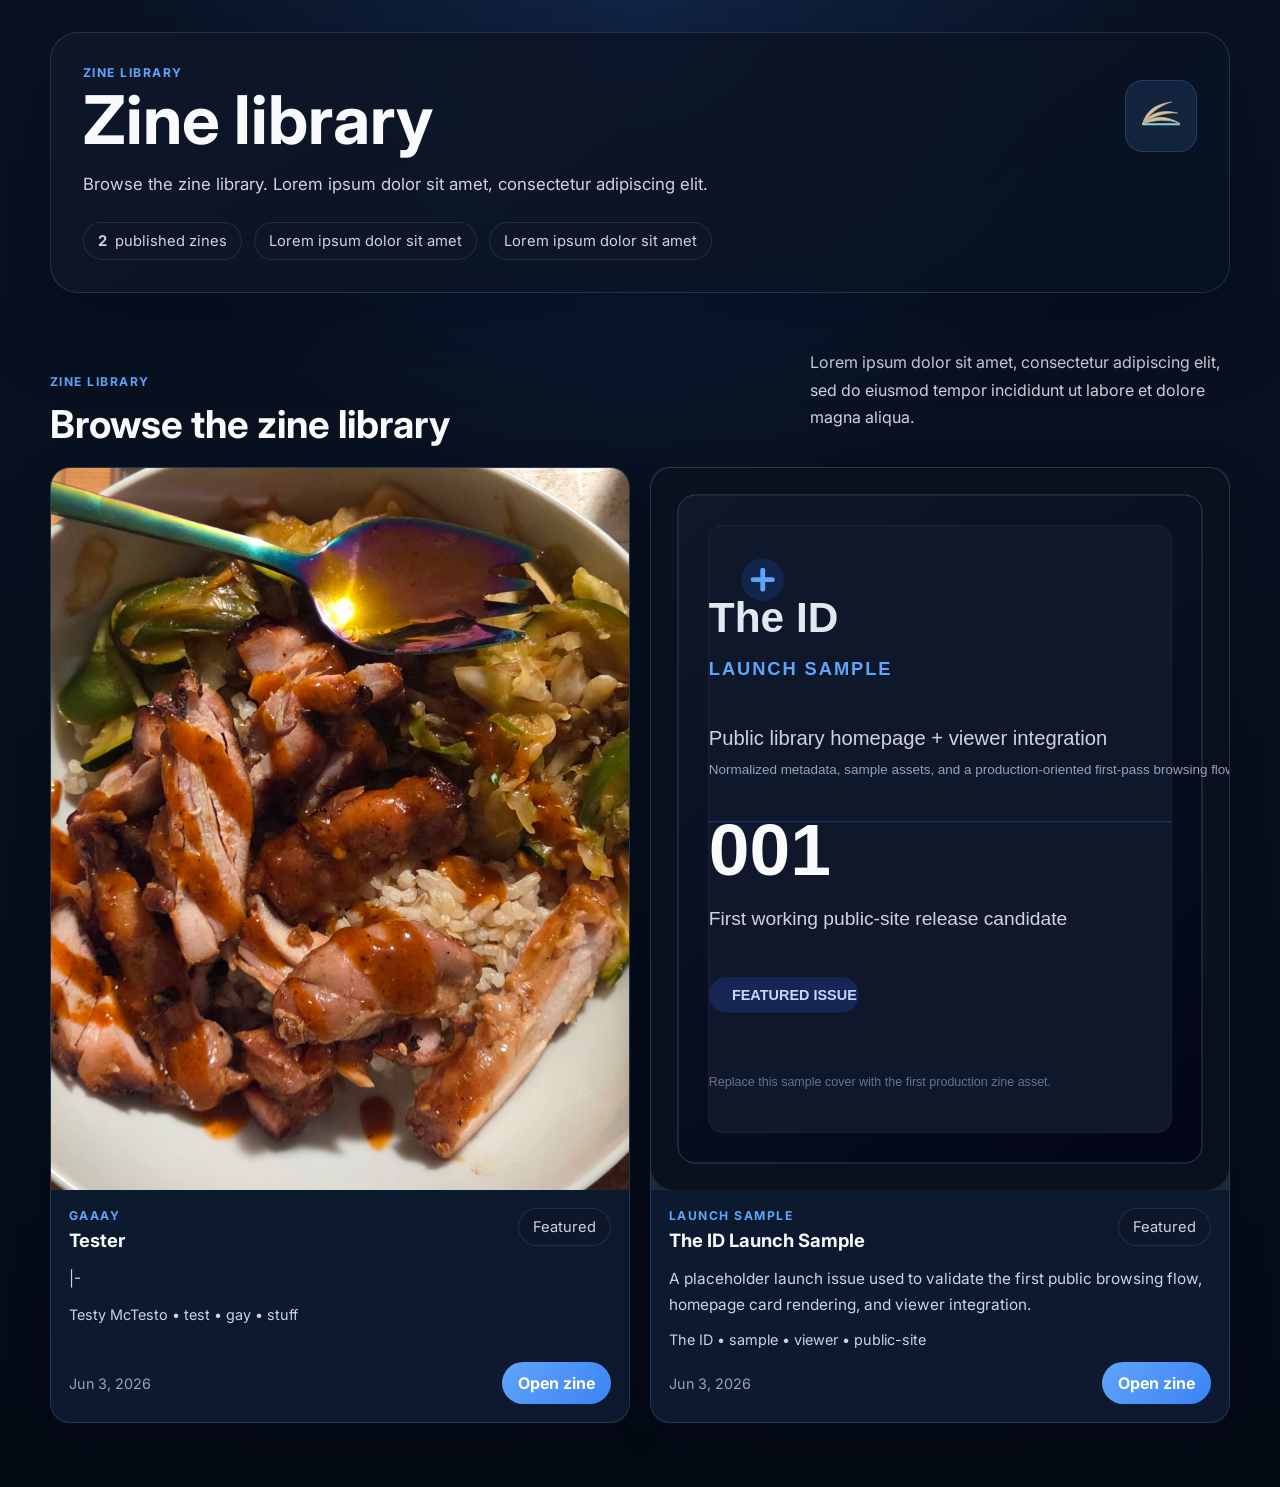
<file: index.html>
<!DOCTYPE html>
<html lang="en">
<head>
  <meta charset="utf-8">
  <meta name="viewport" content="width=device-width, initial-scale=1">
  <title>The ID</title>
  <meta
    name="description"
    content="Browse the zine library."
  >
  <link rel="icon" type="image/svg+xml" href="./Zaya-main/assets/zaya.svg">
  <link rel="preconnect" href="https://fonts.googleapis.com">
  <link rel="preconnect" href="https://fonts.gstatic.com" crossorigin>
  <link href="https://fonts.googleapis.com/css2?family=Inter:wght@400;500;600;700;800&display=swap" rel="stylesheet">
  <link rel="stylesheet" href="./assets/site.css">
</head>
<body>
  <div class="site-shell">
    <header class="hero">
      <div class="hero__eyebrow">Zine library</div>
      <div class="hero__content">
        <div>
          <h1>Zine library</h1>
          <p class="hero__lede">
            Browse the zine library. Lorem ipsum dolor sit amet, consectetur adipiscing elit.
          </p>
        </div>
        <img
          class="hero__mark"
          src="./Zaya-main/assets/zaya.svg"
          alt="The ID mark"
          width="72"
          height="72"
        >
      </div>
      <div class="hero__meta">
        <span class="meta-pill"><strong id="zine-count">0</strong> published zines</span>
        <span class="meta-pill">Lorem ipsum dolor sit amet</span>
        <span class="meta-pill">Lorem ipsum dolor sit amet</span>
      </div>
    </header>

    <main>
      <section class="section-heading">
        <div>
          <p class="section-heading__label">Zine library</p>
          <h2>Browse the zine library</h2>
        </div>
        <p class="section-heading__copy">
          Lorem ipsum dolor sit amet, consectetur adipiscing elit, sed do eiusmod tempor incididunt ut labore et dolore magna aliqua.
        </p>
      </section>

      <div id="loading-state" class="state-card">Loading zines…</div>
      <div id="error-state" class="state-card state-card--error" hidden></div>
      <div id="empty-state" class="state-card" hidden>
        No published zines are available yet.
      </div>
      <section id="zine-grid" class="zine-grid" aria-live="polite"></section>
    </main>
  </div>

  <script type="module" src="./assets/site.js"></script>
</body>
</html>
</file>
<file: assets/site.css>
:root {
  color-scheme: dark;
  --bg: #07111f;
  --bg-elevated: rgba(11, 25, 44, 0.78);
  --bg-card: rgba(14, 28, 49, 0.92);
  --bg-card-hover: rgba(20, 37, 63, 0.98);
  --border: rgba(148, 163, 184, 0.2);
  --border-strong: rgba(96, 165, 250, 0.35);
  --text: #f8fafc;
  --text-muted: #cbd5e1;
  --text-soft: #94a3b8;
  --accent: #60a5fa;
  --accent-strong: #3b82f6;
  --shadow: 0 30px 80px rgba(2, 6, 23, 0.42);
  --radius-xl: 28px;
  --radius-lg: 20px;
  --radius-md: 14px;
}

* {
  box-sizing: border-box;
}

html,
body {
  margin: 0;
  min-height: 100%;
}

body {
  font-family: 'Inter', system-ui, -apple-system, BlinkMacSystemFont, 'Segoe UI', sans-serif;
  background:
    radial-gradient(circle at top, rgba(59, 130, 246, 0.16), transparent 32%),
    linear-gradient(180deg, #091324 0%, #050b15 100%);
  color: var(--text);
}

a {
  color: inherit;
}

.site-shell {
  width: min(1180px, calc(100% - 32px));
  margin: 0 auto;
  padding: 32px 0 64px;
}

.hero {
  padding: 32px;
  border: 1px solid var(--border);
  border-radius: var(--radius-xl);
  background: linear-gradient(145deg, rgba(15, 23, 42, 0.94), rgba(7, 18, 34, 0.9));
  box-shadow: var(--shadow);
  backdrop-filter: blur(14px);
}

.hero__eyebrow,
.section-heading__label,
.card__meta {
  text-transform: uppercase;
  letter-spacing: 0.12em;
  font-size: 0.76rem;
  color: var(--accent);
  font-weight: 700;
}

.hero__content {
  display: flex;
  align-items: flex-start;
  justify-content: space-between;
  gap: 24px;
}

.hero h1,
.section-heading h2,
.card h3 {
  margin: 0;
}

.hero h1 {
  margin-top: 8px;
  font-size: clamp(2.4rem, 6vw, 4.2rem);
  line-height: 0.95;
}

.hero__lede,
.section-heading__copy,
.card__description,
.card__tags {
  color: var(--text-muted);
}

.hero__lede {
  margin: 18px 0 0;
  max-width: 58ch;
  font-size: 1.05rem;
  line-height: 1.7;
}

.hero__mark {
  width: 72px;
  height: 72px;
  padding: 16px;
  border-radius: 18px;
  background: rgba(96, 165, 250, 0.12);
  border: 1px solid rgba(96, 165, 250, 0.2);
  flex-shrink: 0;
}

.hero__meta {
  display: flex;
  flex-wrap: wrap;
  gap: 12px;
  margin-top: 24px;
}

.meta-pill,
.card__badge {
  display: inline-flex;
  align-items: center;
  gap: 8px;
  padding: 9px 14px;
  border-radius: 999px;
  background: rgba(15, 23, 42, 0.82);
  border: 1px solid rgba(148, 163, 184, 0.16);
  color: var(--text-muted);
  font-size: 0.92rem;
}

.section-heading {
  display: flex;
  align-items: end;
  justify-content: space-between;
  gap: 20px;
  margin: 40px 0 20px;
}

.section-heading h2 {
  font-size: clamp(1.7rem, 4vw, 2.4rem);
}

.section-heading__copy {
  max-width: 42ch;
  line-height: 1.7;
}

.state-card {
  padding: 22px 24px;
  border-radius: var(--radius-lg);
  border: 1px dashed var(--border);
  background: rgba(15, 23, 42, 0.62);
  color: var(--text-muted);
}

.state-card--error {
  border-style: solid;
  border-color: rgba(248, 113, 113, 0.3);
  color: #fecaca;
}

.zine-grid {
  display: grid;
  grid-template-columns: repeat(auto-fit, minmax(260px, 1fr));
  gap: 20px;
  margin-top: 20px;
}

.card {
  display: flex;
  flex-direction: column;
  min-height: 100%;
  overflow: hidden;
  border: 1px solid var(--border);
  border-radius: var(--radius-lg);
  background: var(--bg-card);
  box-shadow: 0 14px 36px rgba(2, 6, 23, 0.28);
  transition: transform 180ms ease, border-color 180ms ease, background 180ms ease;
}

.card:hover {
  transform: translateY(-3px);
  border-color: var(--border-strong);
  background: var(--bg-card-hover);
}

.card__thumb {
  aspect-ratio: 4 / 5;
  width: 100%;
  object-fit: cover;
  background: linear-gradient(180deg, rgba(15, 23, 42, 0.6), rgba(30, 41, 59, 0.92));
}

.card__body {
  display: flex;
  flex: 1;
  flex-direction: column;
  padding: 18px;
  gap: 14px;
}

.card__header {
  display: flex;
  align-items: start;
  justify-content: space-between;
  gap: 12px;
}

.card__title-group {
  display: grid;
  gap: 6px;
}

.card h3 {
  font-size: 1.15rem;
  line-height: 1.25;
}

.card__description {
  margin: 0;
  line-height: 1.65;
  font-size: 0.96rem;
}

.card__tags {
  margin: 0;
  font-size: 0.9rem;
}

.card__footer {
  display: flex;
  align-items: center;
  justify-content: space-between;
  gap: 12px;
  margin-top: auto;
}

.card__date {
  color: var(--text-soft);
  font-size: 0.9rem;
}

.card__action {
  display: inline-flex;
  align-items: center;
  justify-content: center;
  padding: 11px 16px;
  border-radius: 999px;
  text-decoration: none;
  background: linear-gradient(135deg, var(--accent), var(--accent-strong));
  color: white;
  font-weight: 700;
}

.card__action:hover,
.card__action:focus-visible {
  filter: brightness(1.05);
}

@media (max-width: 720px) {
  .site-shell {
    width: min(100% - 20px, 1180px);
    padding-top: 20px;
  }

  .hero,
  .state-card {
    padding: 20px;
  }

  .hero__content,
  .section-heading,
  .card__footer {
    flex-direction: column;
    align-items: flex-start;
  }

  .hero__mark {
    width: 60px;
    height: 60px;
  }

  .card__action {
    width: 100%;
  }
}
</file>
